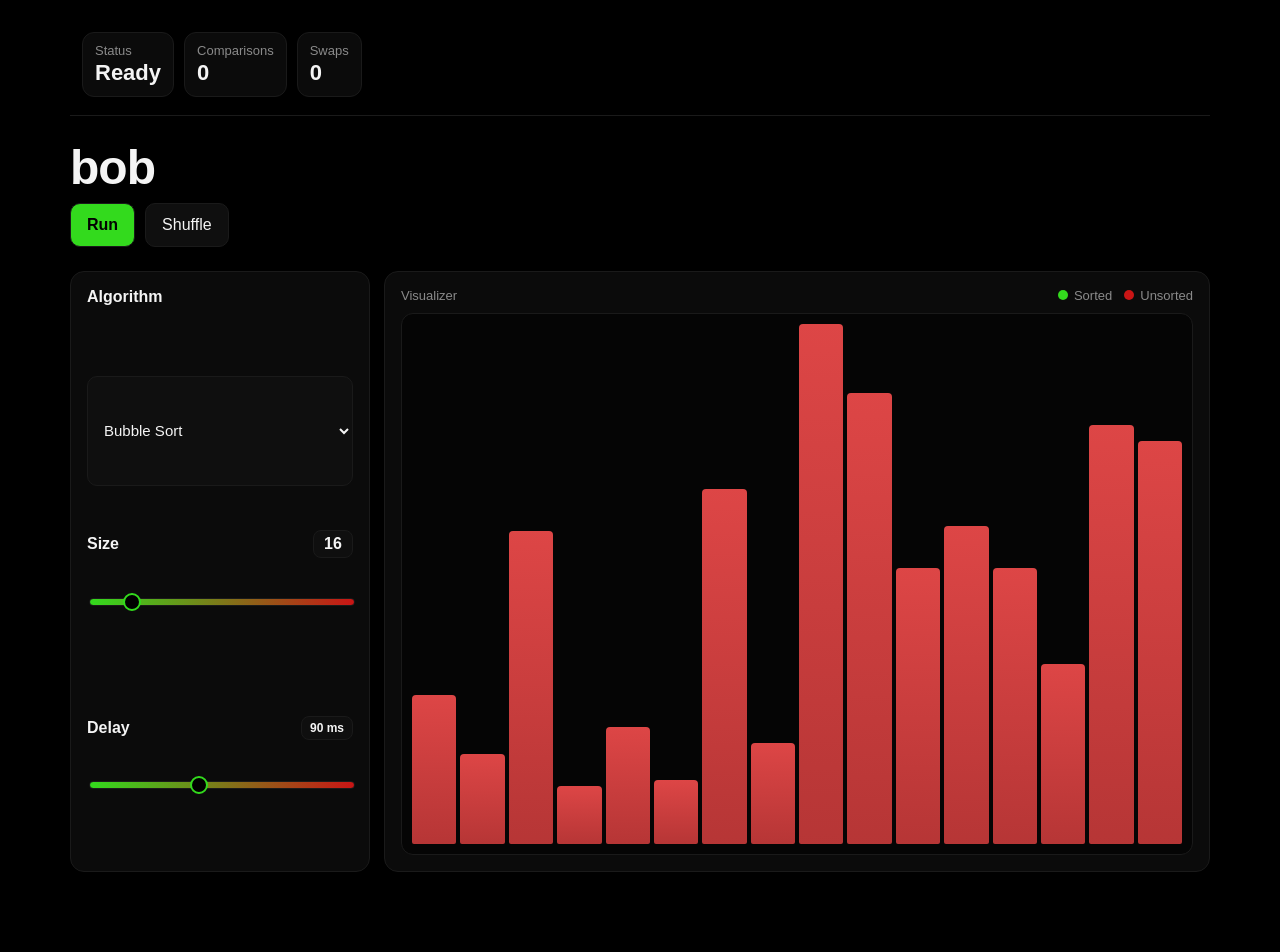
<file: index.html>
<!DOCTYPE html>
<html lang="en">
  <head>
    <meta charset="UTF-8">
    <meta name="viewport" content="width=device-width, initial-scale=1.0">
    <title>B.O.B</title>
    <link rel="stylesheet" href="style.css">
  </head>
  <body>
    <main class="shell">
      <header class="topbar">
        <div class="brand">
          <div>
        </div>
        <div class="status-group">
          <div class="stat">
            <p class="label">Status</p>
            <p id="status" class="value">Idle</p>
          </div>
          <div class="stat">
            <p class="label">Comparisons</p>
            <p id="comparisons" class="value">0</p>
          </div>
          <div class="stat">
            <p class="label">Swaps</p>
            <p id="swaps" class="value">0</p>
          </div>
        </div>
      </header>

      <section class="hero">
        <div class="hero-text">
          <h1>bob</h1>
          <div class="cta-row">
            <button id="start" class="btn primary">Run</button>
            <button id="shuffle" class="btn">Shuffle</button>
          </div>
        </div>
      </section>

      <section class="lab">
        <aside class="panel controls">
          <div class="field">
            <label for="algo">Algorithm</label>
            <select id="algo">
              <option value="bubble">Bubble Sort</option>
              <option value="selection">Selection Sort</option>
              <option value="insertion">Insertion Sort</option>
              <option value="merge">Merge Sort</option>
              <option value="random">Random Sort</option>
            </select>
          </div>
          <div class="field range">
            <label for="size">
              Size
              <input
                id="sizeNumber"
                class="chip chip-input"
                type="number"
                min="0"
                max="120"
                value="16"
              />
            </label>
          
            <input id="size" type="range" min="0" max="120" value="16">
          </div>

          <div class="field range">
            <label for="speed">Delay <span id="speedLabel" class="chip">90 ms</span></label>
            <input id="speed" type="range" min="1" max="220" value="90">
          </div>
        </aside>

        <div class="panel stage">
          <div class="stage-head">
            <p class="label">Visualizer</p>
            <div class="legend">
              <span><span class="dot active"></span>Sorted</span>
              <span><span class="dot done"></span>Unsorted</span>
            </div>
          </div>
          <div class="bars-frame">
            <div id="bars" class="bars"></div>
          </div>
        </div>
      </section>
    </main>
    <script type="module" src="main.js"></script>
  </body>
</html>
</file>
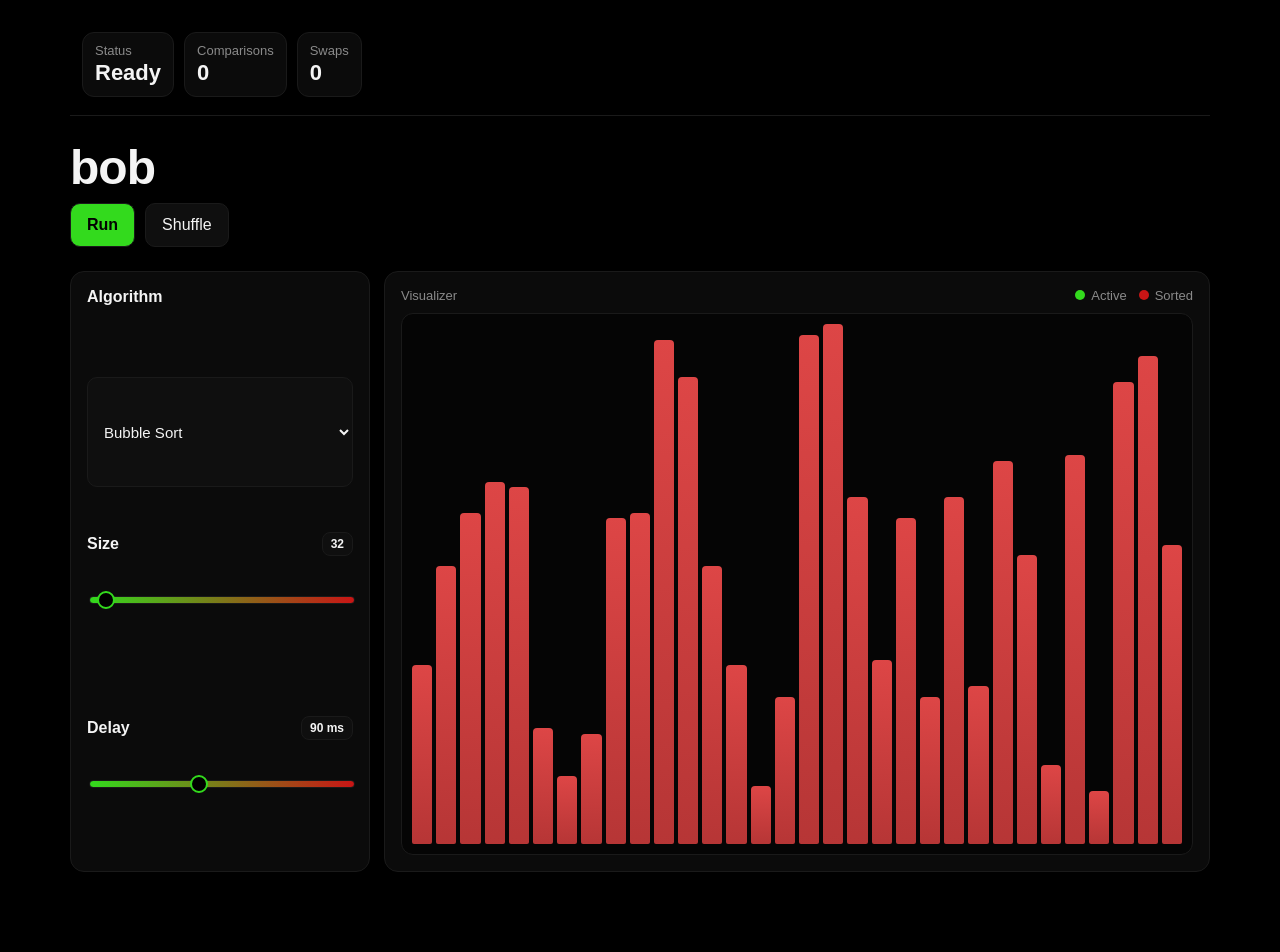
<file: src/index.html>
<!DOCTYPE html>
<html lang="en">
  <head>
    <meta charset="UTF-8">
    <meta name="viewport" content="width=device-width, initial-scale=1.0">
    <title>B.O.B</title>
    <link rel="stylesheet" href="style.css">
  </head>
  <body>
    <main class="shell">
      <header class="topbar">
        <div class="brand">
          <div>
        </div>
        <div class="status-group">
          <div class="stat">
            <p class="label">Status</p>
            <p id="status" class="value">Idle</p>
          </div>
          <div class="stat">
            <p class="label">Comparisons</p>
            <p id="comparisons" class="value">0</p>
          </div>
          <div class="stat">
            <p class="label">Swaps</p>
            <p id="swaps" class="value">0</p>
          </div>
        </div>
      </header>

      <section class="hero">
        <div class="hero-text">
          <h1>bob</h1>
          <div class="cta-row">
            <button id="start" class="btn primary">Run</button>
            <button id="shuffle" class="btn">Shuffle</button>
          </div>
        </div>
      </section>

      <section class="lab">
        <aside class="panel controls">
          <div class="field">
            <label for="algo">Algorithm</label>
            <select id="algo">
              <option value="bubble">Bubble Sort</option>
              <option value="selection">Selection Sort</option>
              <option value="insertion">Insertion Sort</option>
              <option value="merge">Merge Sort</option>
            </select>
          </div>
          <div class="field range">
            <label for="size">Size <span id="sizeLabel" class="chip">32</span></label>
            <input id="size" type="range" min="8" max="896" value="32">
          </div>
          <div class="field range">
            <label for="speed">Delay <span id="speedLabel" class="chip">90 ms</span></label>
            <input id="speed" type="range" min="1" max="220" value="90">
          </div>
        </aside>

        <div class="panel stage">
          <div class="stage-head">
            <p class="label">Visualizer</p>
            <div class="legend">
              <span><span class="dot active"></span>Active</span>
              <span><span class="dot done"></span>Sorted</span>
            </div>
          </div>
          <div class="bars-frame">
            <div id="bars" class="bars"></div>
          </div>
        </div>
      </section>
    </main>
    <script type="module" src="main.js"></script>
  </body>
</html>
</file>
<file: style.css>
* {
  box-sizing: border-box;
}

:root {
  --bg: #000;
  --panel: #0b0b0b;
  --surface: #0f0f0f;
  --stroke: #1a1a1a;
  --accent: #33da1d;
  --accent-2: #c91515;
  --text: #f4f4f4;
  --muted: #8a8a8a;
  --mono: "DM Mono", monospace;
}

body {
  margin: 0;
  min-height: 100vh;
  font-family: "Manrope", "DM Mono", "Helvetica Neue", sans-serif;
  background: var(--bg);
  color: var(--text);
}

::selection {
  background: rgba(54, 192, 255, 0.25);
}

.shell {
  max-width: 1180px;
  margin: 0 auto;
  padding: 32px 20px 80px;
}

.topbar {
  display: flex;
  align-items: center;
  justify-content: space-between;
  gap: 12px;
  padding-bottom: 18px;
  border-bottom: 1px solid var(--stroke);
}

.brand {
  display: flex;
  align-items: center;
  gap: 12px;
}


.status-group {
  display: flex;
  gap: 10px;
}

.stat {
  background: var(--panel);
  border: 1px solid var(--stroke);
  border-radius: 12px;
  padding: 10px 12px;
}

.label {
  margin: 0;
  color: var(--muted);
  font-size: 13px;
}

.value {
  margin: 2px 0 0;
  font-size: 22px;
  font-weight: 700;
}

.hero {
  margin: 24px 0;
  display: flex;
  align-items: center;
  justify-content: space-between;
  gap: 16px;
}

.hero-text {
  display: grid;
  gap: 8px;
}

h1 {
  margin: 0;
  font-size: clamp(32px, 5vw, 48px);
  letter-spacing: -0.02em;
}

.cta-row {
  display: flex;
  gap: 10px;
  flex-wrap: wrap;
}

.btn {
  border: 1px solid var(--stroke);
  border-radius: 10px;
  padding: 12px 16px;
  font-size: 16px;
  cursor: pointer;
  background: var(--surface);
  color: var(--text);
  transition: border-color 120ms ease, transform 120ms ease;
}

.btn.primary {
  background: var(--accent);
  color: #020202;
  font-weight: 700;
}

.btn:hover {
  border-color: var(--accent);
  transform: translateY(-1px);
}

.btn:disabled {
  opacity: 0.45;
  cursor: not-allowed;
  transform: none;
}

.lab {
  display: grid;
  grid-template-columns: 300px 1fr;
  gap: 14px;
  margin-top: 10px;
}

.panel {
  background: var(--panel);
  border: 1px solid var(--stroke);
  border-radius: 14px;
  padding: 16px;
}

.controls {
  display: grid;
  gap: 12px;
}

.field {
  display: grid;
  gap: 6px;
}

.field.range label {
  display: flex;
  align-items: center;
  justify-content: space-between;
  gap: 8px;
}

.chip {
  padding: 4px 8px;
  border-radius: 8px;
  background: var(--surface);
  border: 1px solid var(--stroke);
  font-weight: 700;
  font-size: 12px;
}

.chip-input {
  width: 40px;
  text-align: center;
  padding-inline: 0;      
  border-radius: 8px;
  background: var(--surface);
  border: 1px solid var(--stroke);
  color: var(--text);
  font: inherit;
}

.chip-input::-webkit-inner-spin-button {
  -webkit-appearance: none;
  margin: 0;
}

label {
  color: var(--text);
  font-weight: 600;
}

select,
input[type="range"] {
  width: 100%;
}

select {
  border-radius: 10px;
  padding: 12px;
  background: var(--surface);
  border: 1px solid var(--stroke);
  color: var(--text);
  font-size: 15px;
}

select:focus {
  outline: 1px solid var(--accent);
  outline-offset: 2px;
}

input[type="range"] {
  appearance: none;
  height: 8px;
  border-radius: 999px;
  background: linear-gradient(90deg, var(--accent), var(--accent-2));
  border: 1px solid var(--stroke);
}

input[type="range"]::-webkit-slider-thumb {
  appearance: none;
  width: 18px;
  height: 18px;
  border-radius: 50%;
  background: #000;
  border: 2px solid var(--accent);
  cursor: pointer;
}

input[type="range"]::-moz-range-thumb {
  width: 18px;
  height: 18px;
  border-radius: 50%;
  background: #000;
  border: 2px solid var(--accent);
  cursor: pointer;
}

.stage {
  display: grid;
  gap: 10px;
}

.stage-head {
  display: flex;
  align-items: center;
  justify-content: space-between;
  gap: 12px;
}

.legend {
  display: flex;
  gap: 12px;
  color: var(--muted);
  font-size: 13px;
}

.dot {
  display: inline-block;
  width: 10px;
  height: 10px;
  border-radius: 50%;
  margin-right: 6px;
}

.dot.active {
  background: var(--accent);
}

.dot.done {
  background: var(--accent-2);
}

.bars-frame {
  border: 1px solid var(--stroke);
  border-radius: 12px;
  padding: 10px;
  background: #050505;
  min-height: 360px;
}

.bars {
  height: min(520px, 60vh);
  display: grid;
  align-items: end;
  gap: 4px;
  grid-template-columns: repeat(auto-fit, minmax(8px, 1fr));
}

.bar {
  width: 100%;
  background: linear-gradient(180deg, #f54d4d, #ca3b3b );
  border-radius: 4px 4px 2px 2px;
  transition: height 90ms ease, transform 90ms ease, opacity 120ms ease, background 120ms ease;
  opacity: 0.9;
}

.bar.active {
  background: linear-gradient(180deg, green, green);
  transform: translateY(-4px);
  opacity: 1;
}

.bar.done {
  background: linear-gradient(180deg, #6cf29d, #00f863);
  opacity: 1;
}

@media (max-width: 840px) {
  .topbar {
    flex-direction: column;
    align-items: flex-start;
  }

  .hero {
    flex-direction: column;
    align-items: flex-start;
  }

  .lab {
    grid-template-columns: 1fr;
  }

  .status-group {
    width: 100%;
  }
}
</file>
<file: src/style.css>
* {
  box-sizing: border-box;
}

:root {
  --bg: #000;
  --panel: #0b0b0b;
  --surface: #0f0f0f;
  --stroke: #1a1a1a;
  --accent: #33da1d;
  --accent-2: #c91515;
  --text: #f4f4f4;
  --muted: #8a8a8a;
  --mono: "DM Mono", monospace;
}

body {
  margin: 0;
  min-height: 100vh;
  font-family: "Manrope", "DM Mono", "Helvetica Neue", sans-serif;
  background: var(--bg);
  color: var(--text);
}

::selection {
  background: rgba(54, 192, 255, 0.25);
}

.shell {
  max-width: 1180px;
  margin: 0 auto;
  padding: 32px 20px 80px;
}

.topbar {
  display: flex;
  align-items: center;
  justify-content: space-between;
  gap: 12px;
  padding-bottom: 18px;
  border-bottom: 1px solid var(--stroke);
}

.brand {
  display: flex;
  align-items: center;
  gap: 12px;
}

.mark {
  width: 42px;
  height: 42px;
  border-radius: 10px;
  background: var(--surface);
  border: 1px solid var(--stroke);
  display: grid;
  place-items: center;
  font-weight: 700;
  color: var(--accent);
  letter-spacing: 0.06em;
}

.brand-title {
  margin: 0;
  font-weight: 700;
}

.brand-sub {
  margin: 2px 0 0;
  font-size: 13px;
  color: var(--muted);
}

.status-group {
  display: flex;
  gap: 10px;
}

.stat {
  background: var(--panel);
  border: 1px solid var(--stroke);
  border-radius: 12px;
  padding: 10px 12px;
}

.label {
  margin: 0;
  color: var(--muted);
  font-size: 13px;
}

.value {
  margin: 2px 0 0;
  font-size: 22px;
  font-weight: 700;
}

.hero {
  margin: 24px 0;
  display: flex;
  align-items: center;
  justify-content: space-between;
  gap: 16px;
}

.hero-text {
  display: grid;
  gap: 8px;
}

h1 {
  margin: 0;
  font-size: clamp(32px, 5vw, 48px);
  letter-spacing: -0.02em;
}

.lead {
  margin: 0;
  color: var(--muted);
}

.cta-row {
  display: flex;
  gap: 10px;
  flex-wrap: wrap;
}

.btn {
  border: 1px solid var(--stroke);
  border-radius: 10px;
  padding: 12px 16px;
  font-size: 16px;
  cursor: pointer;
  background: var(--surface);
  color: var(--text);
  transition: border-color 120ms ease, transform 120ms ease;
}

.btn.primary {
  background: var(--accent);
  color: #020202;
  font-weight: 700;
}

.btn:hover {
  border-color: var(--accent);
  transform: translateY(-1px);
}

.btn:disabled {
  opacity: 0.45;
  cursor: not-allowed;
  transform: none;
}

.lab {
  display: grid;
  grid-template-columns: 300px 1fr;
  gap: 14px;
  margin-top: 10px;
}

.panel {
  background: var(--panel);
  border: 1px solid var(--stroke);
  border-radius: 14px;
  padding: 16px;
}

.controls {
  display: grid;
  gap: 12px;
}

.field {
  display: grid;
  gap: 6px;
}

.field.range label {
  display: flex;
  align-items: center;
  justify-content: space-between;
  gap: 8px;
}

.chip {
  padding: 4px 8px;
  border-radius: 8px;
  background: var(--surface);
  border: 1px solid var(--stroke);
  font-weight: 700;
  font-size: 12px;
}

label {
  color: var(--text);
  font-weight: 600;
}

select,
input[type="range"] {
  width: 100%;
}

select {
  border-radius: 10px;
  padding: 12px;
  background: var(--surface);
  border: 1px solid var(--stroke);
  color: var(--text);
  font-size: 15px;
}

select:focus {
  outline: 1px solid var(--accent);
  outline-offset: 2px;
}

input[type="range"] {
  appearance: none;
  height: 8px;
  border-radius: 999px;
  background: linear-gradient(90deg, var(--accent), var(--accent-2));
  border: 1px solid var(--stroke);
}

input[type="range"]::-webkit-slider-thumb {
  appearance: none;
  width: 18px;
  height: 18px;
  border-radius: 50%;
  background: #000;
  border: 2px solid var(--accent);
  cursor: pointer;
}

input[type="range"]::-moz-range-thumb {
  width: 18px;
  height: 18px;
  border-radius: 50%;
  background: #000;
  border: 2px solid var(--accent);
  cursor: pointer;
}

.stage {
  display: grid;
  gap: 10px;
}

.stage-head {
  display: flex;
  align-items: center;
  justify-content: space-between;
  gap: 12px;
}

.legend {
  display: flex;
  gap: 12px;
  color: var(--muted);
  font-size: 13px;
}

.dot {
  display: inline-block;
  width: 10px;
  height: 10px;
  border-radius: 50%;
  margin-right: 6px;
}

.dot.active {
  background: var(--accent);
}

.dot.done {
  background: var(--accent-2);
}

.bars-frame {
  border: 1px solid var(--stroke);
  border-radius: 12px;
  padding: 10px;
  background: #050505;
  min-height: 360px;
}

.bars {
  height: min(520px, 60vh);
  display: grid;
  align-items: end;
  gap: 4px;
  grid-template-columns: repeat(auto-fit, minmax(8px, 1fr));
}

.bar {
  width: 100%;
  background: linear-gradient(180deg, #f54d4d, #ca3b3b );
  border-radius: 4px 4px 2px 2px;
  transition: height 90ms ease, transform 90ms ease, opacity 120ms ease, background 120ms ease;
  opacity: 0.9;
}

.bar.active {
  background: linear-gradient(180deg, green, green);
  transform: translateY(-4px);
  opacity: 1;
}

.bar.done {
  background: linear-gradient(180deg, #6cf29d, #00f863);
  opacity: 1;
}

@media (max-width: 840px) {
  .topbar {
    flex-direction: column;
    align-items: flex-start;
  }

  .hero {
    flex-direction: column;
    align-items: flex-start;
  }

  .lab {
    grid-template-columns: 1fr;
  }

  .status-group {
    width: 100%;
  }
}
</file>
